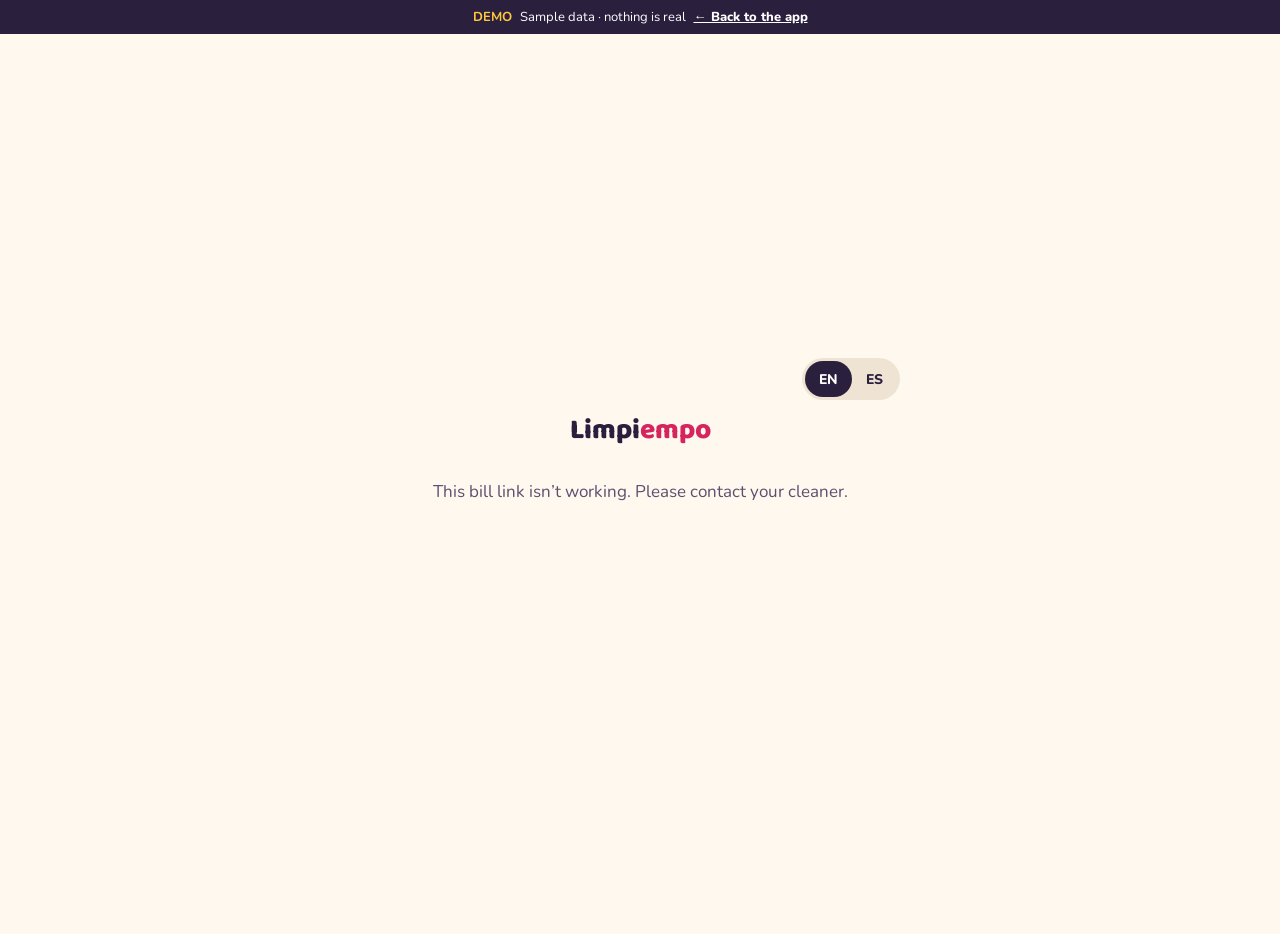
<file: demo-bill.html>
<!DOCTYPE html>
<html lang="en">
<head>
<meta charset="utf-8">
<meta name="viewport" content="width=device-width, initial-scale=1, viewport-fit=cover">
<title>Your bill · Limpiempo</title>
<meta name="theme-color" content="#FFF8EE">
<meta name="robots" content="noindex">
<link rel="icon" type="image/png" sizes="192x192" href="icon-192.png">
<link rel="preconnect" href="https://fonts.googleapis.com">
<link href="https://fonts.googleapis.com/css2?family=Baloo+2:wght@600;700;800&family=Nunito:wght@400;600;700;800&display=swap" rel="stylesheet">
<link rel="stylesheet" href="styles.css?v=16">
</head>
<body>
<main id="app"><div class="spinner" role="status" aria-label="Loading"></div></main>
<script src="demo-data.js?v=16"></script>

<script src="i18n.js?v=16"></script>
<script src="bill.js?v=16"></script>
</body>
</html>
</file>
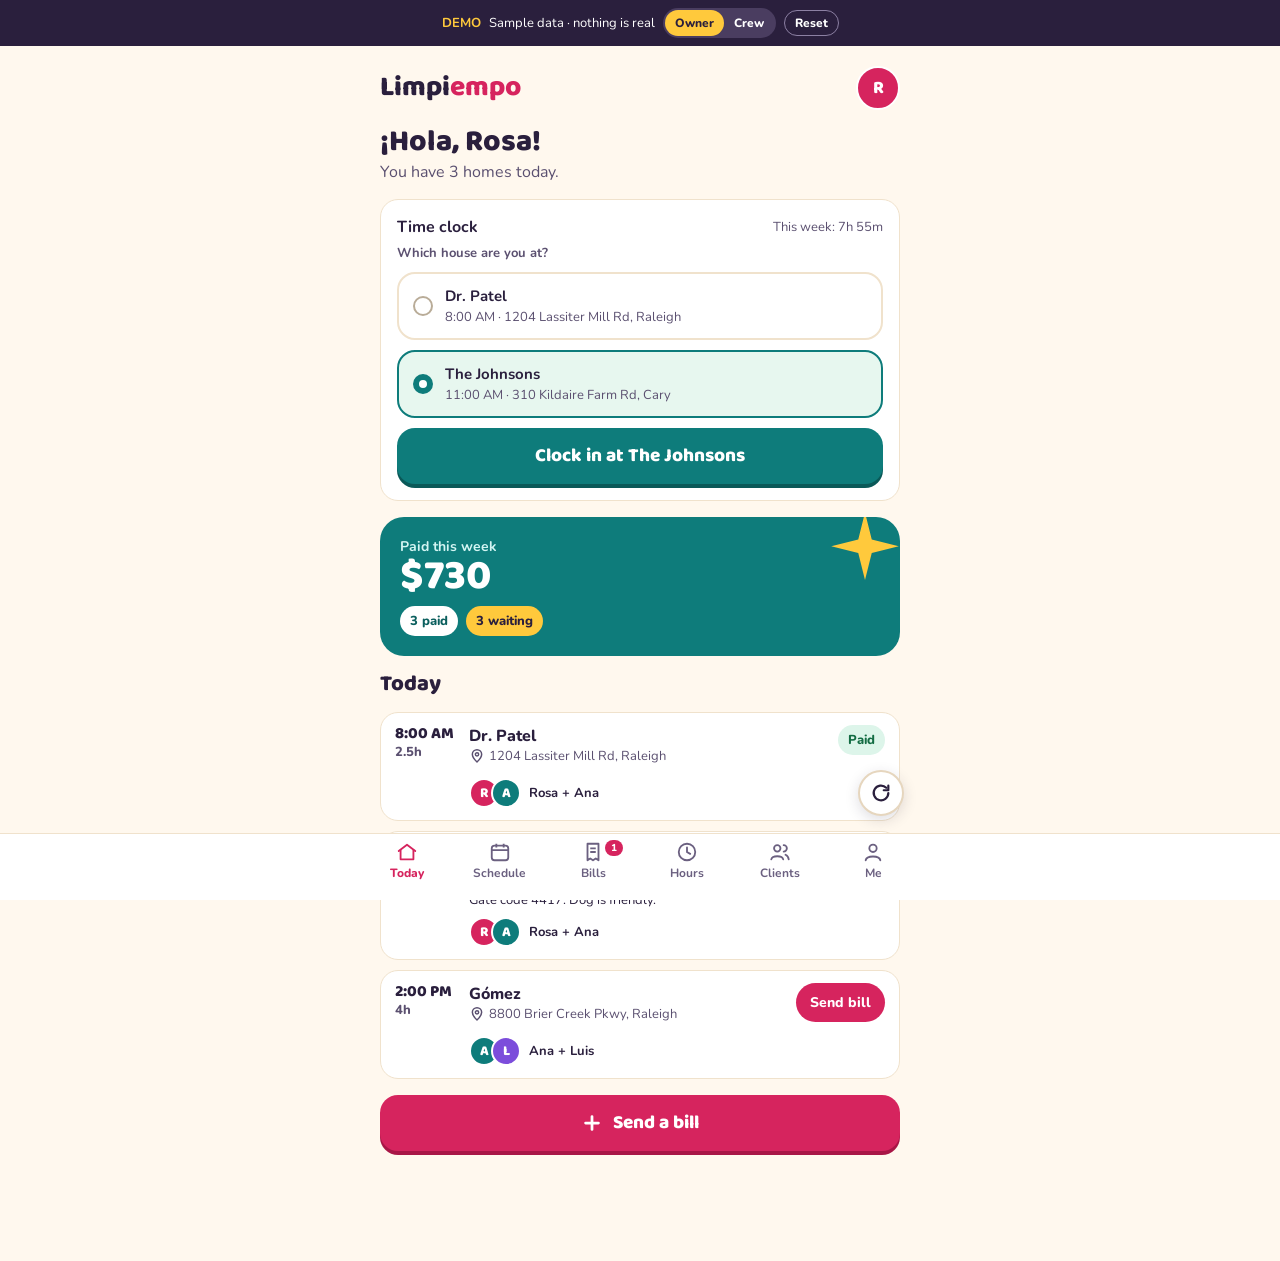
<file: demo.html>
<!DOCTYPE html>
<html lang="en">
<head>
<meta charset="utf-8">
<meta name="viewport" content="width=device-width, initial-scale=1, viewport-fit=cover">
<title>Limpiempo Demo</title>
<meta name="robots" content="noindex">
<meta name="theme-color" content="#D6245E">
<meta name="apple-mobile-web-app-capable" content="yes">
<meta name="mobile-web-app-capable" content="yes">
<meta name="apple-mobile-web-app-status-bar-style" content="default">
<meta name="apple-mobile-web-app-title" content="Limpiempo">

<link rel="icon" type="image/png" sizes="192x192" href="icon-192.png">
<link rel="apple-touch-icon" href="apple-touch-icon.png">
<link rel="preconnect" href="https://fonts.googleapis.com">
<link href="https://fonts.googleapis.com/css2?family=Baloo+2:wght@600;700;800&family=Nunito:wght@400;600;700;800&display=swap" rel="stylesheet">
<link rel="stylesheet" href="styles.css?v=16">
</head>
<body>
<main id="app"><div class="spinner" role="status" aria-label="Loading"></div></main>
<script src="demo-data.js?v=16"></script>

<script src="i18n.js?v=16"></script>
<script src="app.js?v=16"></script>
</body>
</html>
</file>
<file: styles.css>
:root{--ink:#2A1F3D;--muted:#5B5070;--cream:#FFF8EE;--pink:#D6245E;--pinkD:#A81646;--teal:#0E7C7B;--tealL:#14A3A1;--sun:#FFC93C;--line:#F0E2CC;--line2:#E6D6BE}
*{box-sizing:border-box}
html,body{margin:0;background:var(--cream);font-family:'Nunito',system-ui,sans-serif;color:var(--ink);-webkit-tap-highlight-color:transparent}
body{padding-bottom:env(safe-area-inset-bottom)}
button,input,select,textarea{font-family:inherit;color:inherit;font-size:16px}
button{cursor:pointer}
a{color:var(--pink)}
.wrap{max-width:560px;margin:0 auto;min-height:100vh;display:flex;flex-direction:column}
.pad{padding:20px;padding-top:calc(20px + env(safe-area-inset-top));display:flex;flex-direction:column;gap:16px;flex:1;padding-bottom:110px}
.h{font-family:'Baloo 2',sans-serif;font-weight:800;margin:0;line-height:1.1}
.pink{color:var(--pink)}
.muted{color:var(--muted)}
.small{font-size:13px}
.card{background:#fff;border:1px solid var(--line);border-radius:18px;padding:12px 14px}
button.card{width:100%;text-align:left}
.row{display:flex;align-items:center;gap:12px}
.between{display:flex;justify-content:space-between;align-items:center;gap:10px}
.col{display:flex;flex-direction:column;gap:10px}
.grow{flex:1;min-width:0}
.chip{display:inline-block;font-size:13px;font-weight:800;padding:6px 10px;border-radius:999px;white-space:nowrap}
.c-paid{background:#DDF5EA;color:#136C43}.c-wait{background:#FFF1C7;color:#7A4F00}.c-over{background:#FDE2E6;color:#A3152A}.c-rep{background:#E3EEFF;color:#1F4F96}.c-void{background:#EEE;color:#555}
.big{min-height:56px;border-radius:18px;border:none;width:100%;font-family:'Baloo 2',sans-serif;font-weight:800;font-size:19px;display:flex;align-items:center;justify-content:center;gap:10px;padding:8px 16px;text-decoration:none}
.pinkbtn{background:var(--pink);color:#fff;box-shadow:0 4px 0 var(--pinkD)}
.tealbtn{background:var(--teal);color:#fff;box-shadow:0 4px 0 #0A5958}
.ghost{background:#fff;color:var(--ink);border:2px solid var(--ink)}
.sunbtn{background:var(--sun);color:var(--ink);box-shadow:0 4px 0 #C99A1E}
.link{background:none;border:none;color:var(--pink);font-weight:800;font-size:15px;padding:10px;min-height:44px}
.dangerlink{background:none;border:none;color:#A3152A;font-weight:800;font-size:15px;padding:10px;min-height:44px}
label.f{display:flex;flex-direction:column;gap:5px;font-weight:800;font-size:14px}
.in{width:100%;min-height:48px;border:1px solid var(--line2);border-radius:14px;padding:10px 12px;background:#fff;font-size:16px}
textarea.in{resize:vertical;min-height:70px}
.pill{min-height:44px;padding:0 14px;border-radius:999px;font-weight:800;font-size:14px;background:#fff;border:2px solid var(--line2)}
.pill.on{background:var(--teal);color:#fff;border-color:var(--teal)}
.switch{width:56px;height:32px;border-radius:16px;border:none;padding:3px;display:flex;background:#CFC3B0;flex-shrink:0}
.switch.on{background:var(--teal);justify-content:flex-end}
.switch span{width:26px;height:26px;border-radius:13px;background:#fff;display:block}
.tabs{position:fixed;left:0;right:0;bottom:0;z-index:20;background:#fff;border-top:1px solid var(--line);padding:6px 6px calc(10px + env(safe-area-inset-bottom))}
.tabs .in2{max-width:560px;margin:0 auto;display:grid;grid-template-columns:repeat(var(--n),1fr)}
.tabs button{background:none;border:none;display:flex;flex-direction:column;align-items:center;gap:2px;min-height:50px;font-size:12px;font-weight:700;color:#6B6080;position:relative}
.tabs button.on{color:var(--pink);font-weight:800}
.badge{position:absolute;top:0;right:18%;background:var(--pink);color:#fff;font-size:10px;font-weight:800;border-radius:999px;padding:1px 6px}
.ico{width:44px;height:44px;border-radius:14px;display:flex;align-items:center;justify-content:center;flex-shrink:0;font-family:'Baloo 2';font-weight:800}
.av{width:30px;height:30px;border-radius:15px;color:#fff;font-family:'Baloo 2',sans-serif;font-weight:800;font-size:14px;display:inline-flex;align-items:center;justify-content:center;border:2px solid #fff;flex-shrink:0}
.stack{display:flex}.stack .av{margin-left:-8px}.stack .av:first-child{margin-left:0}
.days{display:grid;grid-template-columns:repeat(7,1fr);gap:5px}
.day{min-height:56px;border-radius:14px;border:2px solid var(--line2);background:#fff;display:flex;flex-direction:column;align-items:center;justify-content:center;padding:0}
.day small{font-size:11px;font-weight:700}.day b{font-family:'Baloo 2',sans-serif;font-size:19px;line-height:1}
.day.on{background:var(--ink);color:#fff;border-color:var(--ink)}
.day.today:not(.on){border-color:var(--pink)}
.scroller{display:flex;gap:8px;overflow-x:auto;margin:0 -20px;padding:0 20px 4px}
.crew{min-height:44px;border-radius:999px;border:2px solid var(--line2);background:#fff;padding:0 12px 0 6px;display:flex;align-items:center;gap:8px;font-weight:800;font-size:14px;white-space:nowrap}
.crew.on{border-color:var(--ink);background:#F7F0E4}
.stats{display:grid;grid-template-columns:repeat(3,1fr);gap:8px}
.stat{border-radius:16px;padding:10px 12px}
.stat small{display:block;font-size:12px;font-weight:800}.stat b{display:block;font-family:'Baloo 2',sans-serif;font-size:21px;line-height:1.1}
.overlay{position:fixed;inset:0;z-index:40;background:rgba(42,31,61,.55);display:flex;align-items:flex-end;justify-content:center}
.sheet{width:100%;max-width:560px;max-height:92vh;overflow-y:auto;background:var(--cream);border-radius:26px 26px 0 0;padding:22px 20px calc(26px + env(safe-area-inset-bottom));display:flex;flex-direction:column;gap:14px}
.toast{position:fixed;left:50%;transform:translateX(-50%);bottom:96px;z-index:60;background:var(--ink);color:#fff;border-radius:14px;padding:12px 16px;font-weight:800;font-size:14px;max-width:90vw;text-align:center}
.step{display:flex;gap:12px;min-height:50px}
.step .rail{display:flex;flex-direction:column;align-items:center;width:22px}
.step .bead{width:22px;height:22px;border-radius:11px;flex-shrink:0}
.step .stem{flex:1;width:3px;background:var(--line2)}
.seg{display:inline-flex;background:#EFE4D3;border-radius:999px;padding:3px}
.seg button{border:none;background:none;font-weight:800;font-size:14px;padding:8px 14px;border-radius:999px;min-height:36px}
.seg button.on{background:var(--ink);color:#fff}
.lineitem{display:grid;grid-template-columns:1fr 96px 40px;gap:8px;align-items:center}
.x{width:40px;height:40px;border-radius:20px;border:none;background:#F3E9DA;font-weight:800;font-size:18px}
.center{text-align:center}
.spinner{margin:60px auto;width:40px;height:40px;border-radius:20px;border:4px solid var(--line2);border-top-color:var(--pink);animation:spin 1s linear infinite}
@keyframes spin{to{transform:rotate(360deg)}}
.tips{display:grid;grid-template-columns:repeat(4,1fr);gap:8px}
.tip{min-height:58px;border-radius:16px;background:#fff;border:2px solid var(--line2)}
.tip.on{background:var(--sun);border-color:var(--ink)}
.tip b{display:block;font-family:'Baloo 2',sans-serif;font-size:18px;line-height:1.1}
.tip small{display:block;font-size:12px;font-weight:700}
.conf{position:absolute;display:block;pointer-events:none}
.fab-refresh{position:fixed;right:16px;bottom:calc(84px + env(safe-area-inset-bottom));z-index:25;width:46px;height:46px;border-radius:23px;border:2px solid var(--line2);background:#fff;color:var(--ink);display:flex;align-items:center;justify-content:center;box-shadow:0 4px 14px rgba(42,31,61,.15)}
@media (min-width:600px){.fab-refresh{right:calc(50% - 264px)}}
.fab-refresh.spin svg{animation:spin .8s linear infinite}
.bar{height:10px;border-radius:5px;background:#F0E2CC;overflow:hidden}.bar i{display:block;height:100%}
.opt{display:flex;align-items:center;gap:12px;width:100%;padding:12px 14px;border-radius:18px;background:#fff;border:2px solid var(--line);text-align:left;font-size:15px;color:var(--ink)}
.opt.on{background:#E7F7EF;border-color:var(--teal)}
.opt .dot{width:20px;height:20px;border-radius:10px;border:2px solid #B9AC98;flex-shrink:0;box-sizing:border-box}
.opt.on .dot{border:6px solid var(--teal);background:#fff}
</file>
